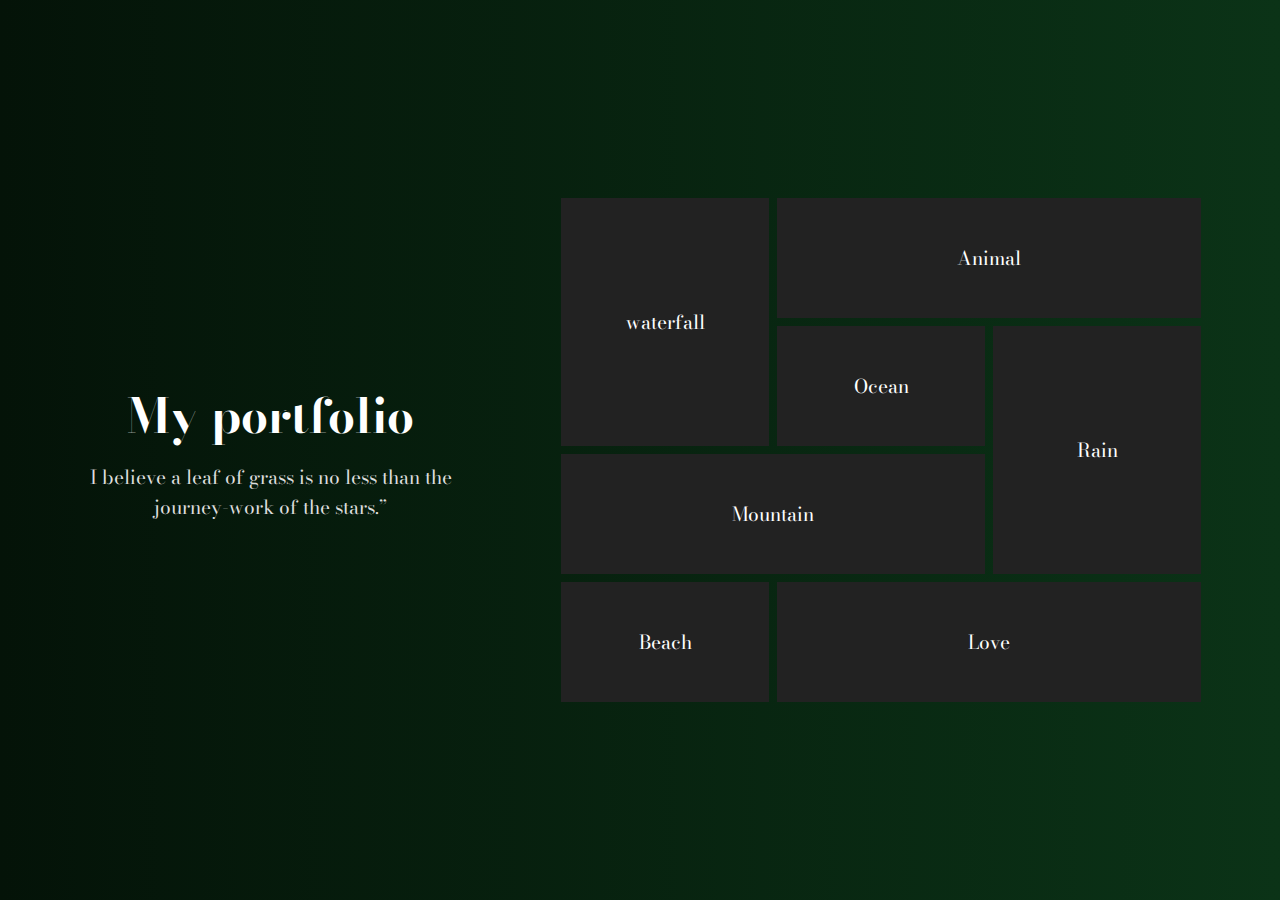
<file: index.html>
<!DOCTYPE html>
<html lang="en">
  <head>
    <meta charset="UTF-8" />
    <meta name="viewport" content="width=device-width, initial-scale=1.0" />
    <title>Document</title>
    <link href="portfolio.css" rel="stylesheet" />
  </head>
  <body>
    <div class="container">
      <div class="left">
        <h2 class="heading">My portfolio</h2>
        <p class="subheading">
          I believe a leaf of grass is no less than the journey-work of the
          stars.”
        </p>
      </div>

      <div class="gallery">
        <div
          class="box row-2"
          id="box-1"
          style="
              
           background-image: url(https://images.unsplash.com/photo-1472396961693-142e6e269027?q=80&w=1552&auto=format&fit=crop&ixlib=rb-4.0.3&ixid=M3wxMjA3fDB8MHxwaG90by1wYWdlfHx8fGVufDB8fHx8fA%3D%3D);
        ">
                    waterfall

        </div>
        <div
          class="box col-2"
          id="box-2"
          style="
           background-image: url(https://images.unsplash.com/photo-1474511320723-9a56873867b5?q=80&w=872&auto=format&fit=crop&ixlib=rb-4.0.3&ixid=M3wxMjA3fDB8MHxwaG90by1wYWdlfHx8fGVufDB8fHx8fA%3D%3D);
          "
        >
        Animal
        </div>
        <div
          class="box"
          id="box-3"
          style="
            background-image: url(https://images.unsplash.com/photo-1507525428034-b723cf961d3e?w=800&auto=format&fit=crop&q=60&ixlib=rb-4.0.3&ixid=M3wxMjA3fDB8MHxzZWFyY2h8NHx8b2NlYW58ZW58MHx8MHx8fDA%3D);
          "
        >
          Ocean
        </div>
        <div
          class="box row-2"
          id="box-4"
          style="
            background-image: url(https://images.unsplash.com/photo-1503435824048-a799a3a84bf7?w=800&auto=format&fit=crop&q=60&ixlib=rb-4.0.3&ixid=M3wxMjA3fDB8MHxzZWFyY2h8N3x8cmFpbnxlbnwwfHwwfHx8MA%3D%3D);
          "
        >
          Rain
        </div>
        <div
          class="box col-2 "
          id="box-5 "
          style="
            background-image: url(https://plus.unsplash.com/premium_photo-1676218968741-8179dd7e533f?w=800&auto=format&fit=crop&q=60&ixlib=rb-4.0.3&ixid=M3wxMjA3fDB8MHxzZWFyY2h8NXx8bW91bnRhaW58ZW58MHx8MHx8fDA%3D);
          "
        >
          Mountain
        </div>
        <div
          class="box "
          id="box-6 "
          style="
            background-image: url(https://images.unsplash.com/photo-1414609245224-afa02bfb3fda?q=80&w=1378&auto=format&fit=crop&ixlib=rb-4.0.3&ixid=M3wxMjA3fDB8MHxwaG90by1wYWdlfHx8fGVufDB8fHx8fA%3D%3D);
          "
        >
          Beach
        </div>
        <div
          class="box col-2"
          id="box-7"
          style="
            background-image: url(https://plus.unsplash.com/premium_photo-1669050700606-bf8f42f5a76d?w=800&auto=format&fit=crop&q=60&ixlib=rb-4.0.3&ixid=M3wxMjA3fDB8MHxzZWFyY2h8NXx8bG92ZXxlbnwwfHwwfHx8MA%3D%3D);
          "
        >
          Love
        </div>
      </div>
    </div>
  </body>
</html>
</file>
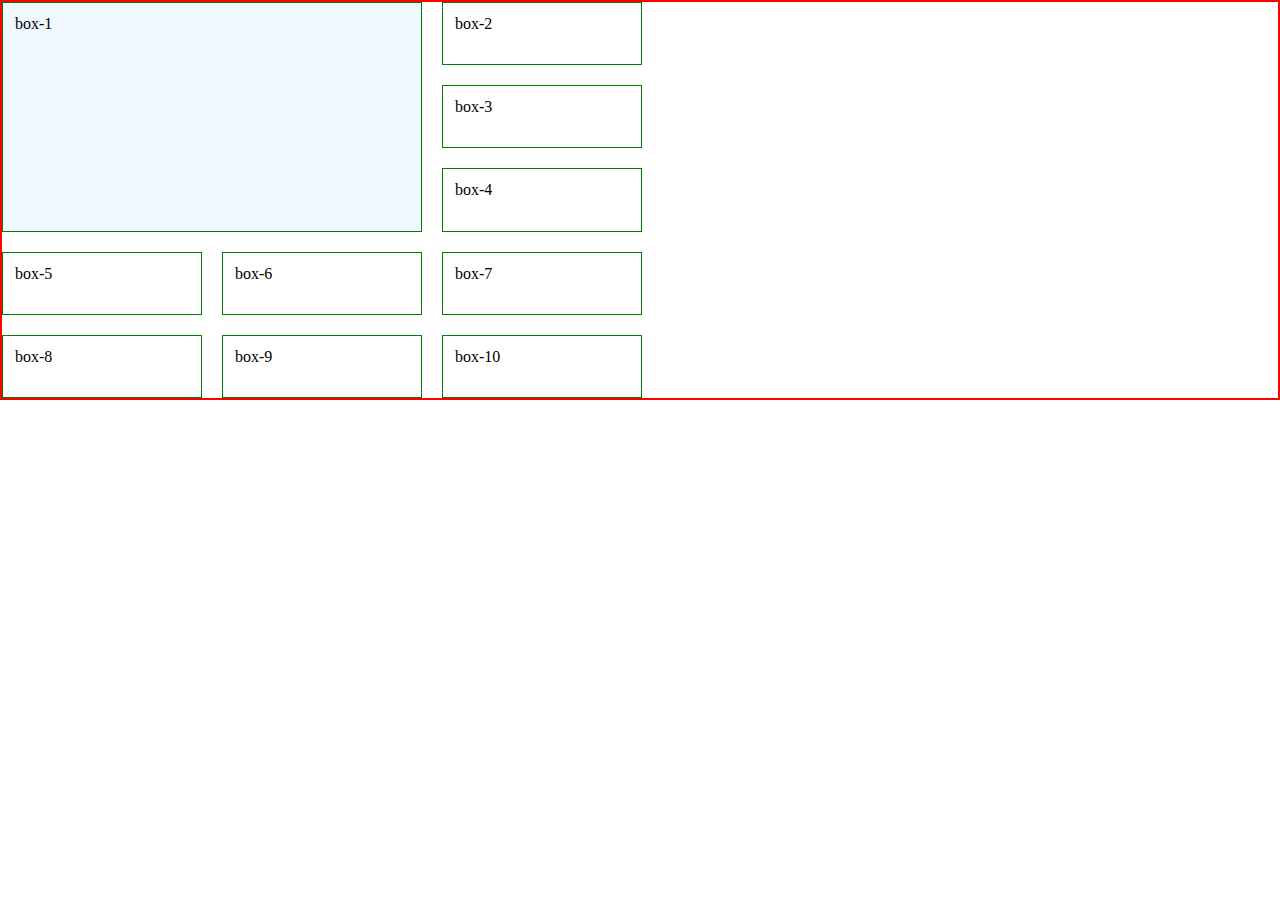
<file: gridlayout.html>
<!DOCTYPE html>
    <html lang="en">
    <head>
        <meta charset="UTF-8">
        <meta name="viewport" content="width=device-width, initial-scale=1.0">
        <link href="gridlayout.css" rel="stylesheet">
        <title>Document</title>
    </head>
    <body>
        <div class="container">
            <div class="box" id="box-1">box-1</div>
            <div class="box" id="box-2">box-2</div>
            <div class="box" id="box-3">box-3</div>
            <div class="box" id="box-4">box-4</div>
            <div class="box" id="box-5">box-5</div>
            <div class="box" id="box-6">box-6</div>
            <div class="box" id="box-7">box-7</div>
            <div class="box" id="box-8">box-8</div>
            <div class="box" id="box-9">box-9</div>
            <div class="box" id="box-10">box-10</div>
        </div>
    </body>
    </html>
</file>
<file: portfolio.css>
@import url("https://fonts.googleapis.com/css2?family=Bodoni+Moda:ital,opsz,wght@0,6..96,400..900;1,6..96,400..900&display=swap" );


*{
    margin: 0;
    padding: 0;
    box-sizing: border-box;
}

body{
    font-family: "Bodoni Moda", serif;
    font-size: 1.2rem;
}

.container{
    min-height: 100vh;
    display: flex;
    justify-content: space-evenly;
    align-items: center;
    gap: 20px;
    background: linear-gradient(to right, #041308, #0b3317);
}

.left{
    flex-basis: 30%;
}

.heading{
    font-size: 3rem;
    color: white;
    text-align: center;
}

.subheading{
    
    color: #ddd;
    margin-top: 10px;
    text-align: center;
}

.gallery{
    flex-basis: 50%;
    display: grid;
    gap: 8px;
    grid-template-columns: repeat(3, 1fr);
    grid-auto-rows: 120px;
}

.box{
    background-size: cover;
    background-position: top;
    color: #fff;
    display: flex;
    justify-content: center;
    align-items: center;
    background-color: #222;
    background-blend-mode: hard-light;
    transition: all 1s ease-in-out;
    cursor: pointer;
}

.box:hover{
    background-color: #999;
    background-position: center;
    box-shadow: 0 0 4px #fff;
}

#box-1{
    grid-row: 1/3;
}

.col-2{
    grid-column: span 2;
}

.row-2{
    grid-row: span 2;
}


@media screen and (max-width: 1024px){
    .container{
        flex-direction: column;
        padding-block: 20px;
    }

    .gallery{
        width: 100%;
       padding-inline: 12px;
       grid-auto-rows: 220px;
    }

    .box{
        grid-row: span 1;
        grid-column: span 3;

    }
}
</file>
<file: gridlayout.css>
*{
    margin: 0;
    padding: 0;
    box-sizing: border-box;
}

.container{
    border: 2px solid red;
    height: 400px;
    display: grid;
    row-gap: 20px;
    grid-template-columns:200px 200px 200px ;
    /* grid-template-columns property
    grid-template-columns: 100px 200px
    grid-template-columns: repeat(4 1fr)
    grid-template-columns: repeat(4 100px)
    grid-template-columns: repeat(auto-fill 100px)
    grid-template-columns: auto auto
    (all property define the width of column)*/

     /* (it define the height of row) */
    /* grid-template-rows: 200px 80px;  
    grid-auto-rows: 150px; */
    column-gap: 20px;
    /* justify-content: center; */
    /* align-content: center; */
    /* align-items: center; */
}

.box{
    border: 1px solid green;
    padding: 12px;
}

#box-1{
    background-color: aliceblue;
    /* grid-column: 1/3; */
    /* grid-row: 1/4; */
    /* grid-column-start: 1;
    grid-column-end:3; 
    (it can write as grid-column)*/
    
    /* justify-self: center;
    align-self: end; */
    grid-area: 1/1/4/3;
}
</file>
